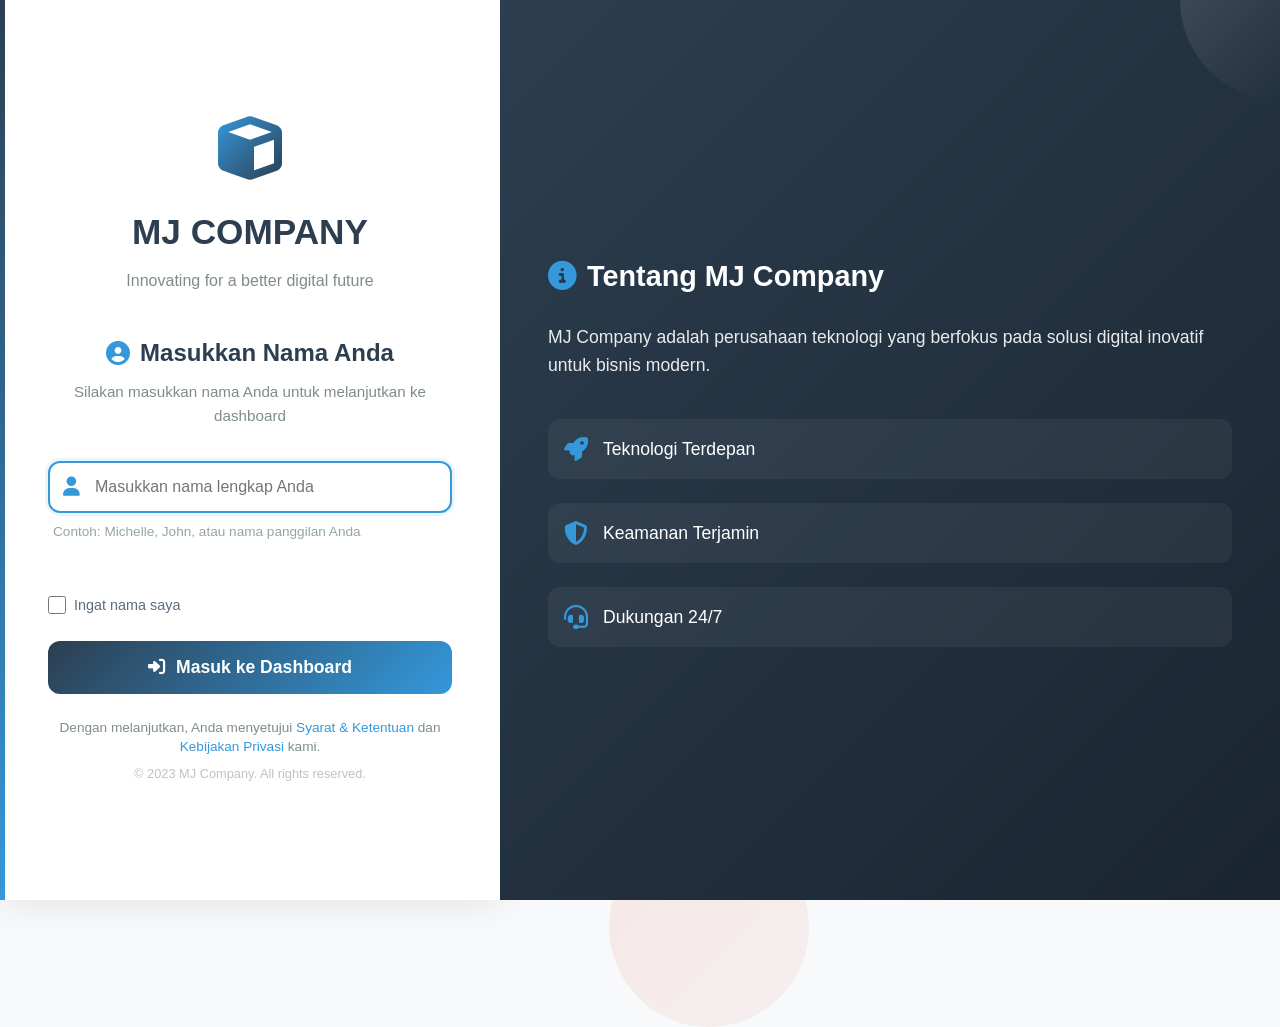
<file: index.html>
<!DOCTYPE html>
<html lang="id">
<head>
    <meta charset="UTF-8">
    <meta name="viewport" content="width=device-width, initial-scale=1.0">
    <title>MJ Company - Masuk</title>
    <link rel="stylesheet" href="https://cdnjs.cloudflare.com/ajax/libs/font-awesome/6.4.0/css/all.min.css">
    <link rel="stylesheet" href="css/style.css">
</head>
<body>
    <div class="login-container">
        <div class="login-background">
            <div class="floating-shapes">
                <div class="shape shape-1"></div>
                <div class="shape shape-2"></div>
                <div class="shape shape-3"></div>
                <div class="shape shape-4"></div>
            </div>
        </div>
        
        <div class="login-box">
            <div class="login-logo">
                <div class="logo-icon">
                    <div class="logo-animation">
                        <i class="fas fa-cube"></i>
                    </div>
                </div>
                <h1>MJ COMPANY</h1>
                <p class="tagline">Innovating for a better digital future</p>
            </div>
            
            <form id="loginForm" class="login-form">
                <div class="form-header">
                    <h2><i class="fas fa-user-circle"></i> Masukkan Nama Anda</h2>
                    <p>Silakan masukkan nama Anda untuk melanjutkan ke dashboard</p>
                </div>
                
                <div class="form-group">
                    <div class="input-with-icon">
                        <i class="fas fa-user"></i>
                        <input type="text" id="userName" placeholder="Masukkan nama lengkap Anda" required>
                    </div>
                    <div class="hint-text">Contoh: Michelle, John, atau nama panggilan Anda</div>
                    <div class="error-message" id="nameError"></div>
                </div>
                
                <div class="form-options">
                    <div class="checkbox-group">
                        <input type="checkbox" id="rememberName">
                        <label for="rememberName">Ingat nama saya</label>
                    </div>
                </div>
                
                <button type="submit" class="btn-login">
                    <i class="fas fa-sign-in-alt"></i> Masuk ke Dashboard
                </button>
                
                <div class="login-footer">
                    <p class="terms">
                        Dengan melanjutkan, Anda menyetujui <a href="#">Syarat & Ketentuan</a> dan <a href="#">Kebijakan Privasi</a> kami.
                    </p>
                    <p class="copyright">© 2023 MJ Company. All rights reserved.</p>
                </div>
            </form>
        </div>
        
        <div class="login-sidebar">
            <div class="sidebar-content">
                <h3><i class="fas fa-info-circle"></i> Tentang MJ Company</h3>
                <p>MJ Company adalah perusahaan teknologi yang berfokus pada solusi digital inovatif untuk bisnis modern.</p>
                
                <div class="features">
                    <div class="feature">
                        <i class="fas fa-rocket"></i>
                        <span>Teknologi Terdepan</span>
                    </div>
                    <div class="feature">
                        <i class="fas fa-shield-alt"></i>
                        <span>Keamanan Terjamin</span>
                    </div>
                    <div class="feature">
                        <i class="fas fa-headset"></i>
                        <span>Dukungan 24/7</span>
                    </div>
                </div>
            </div>
        </div>
    </div>

    <script src="js/script.js"></script>
</body>
</html>
</file>
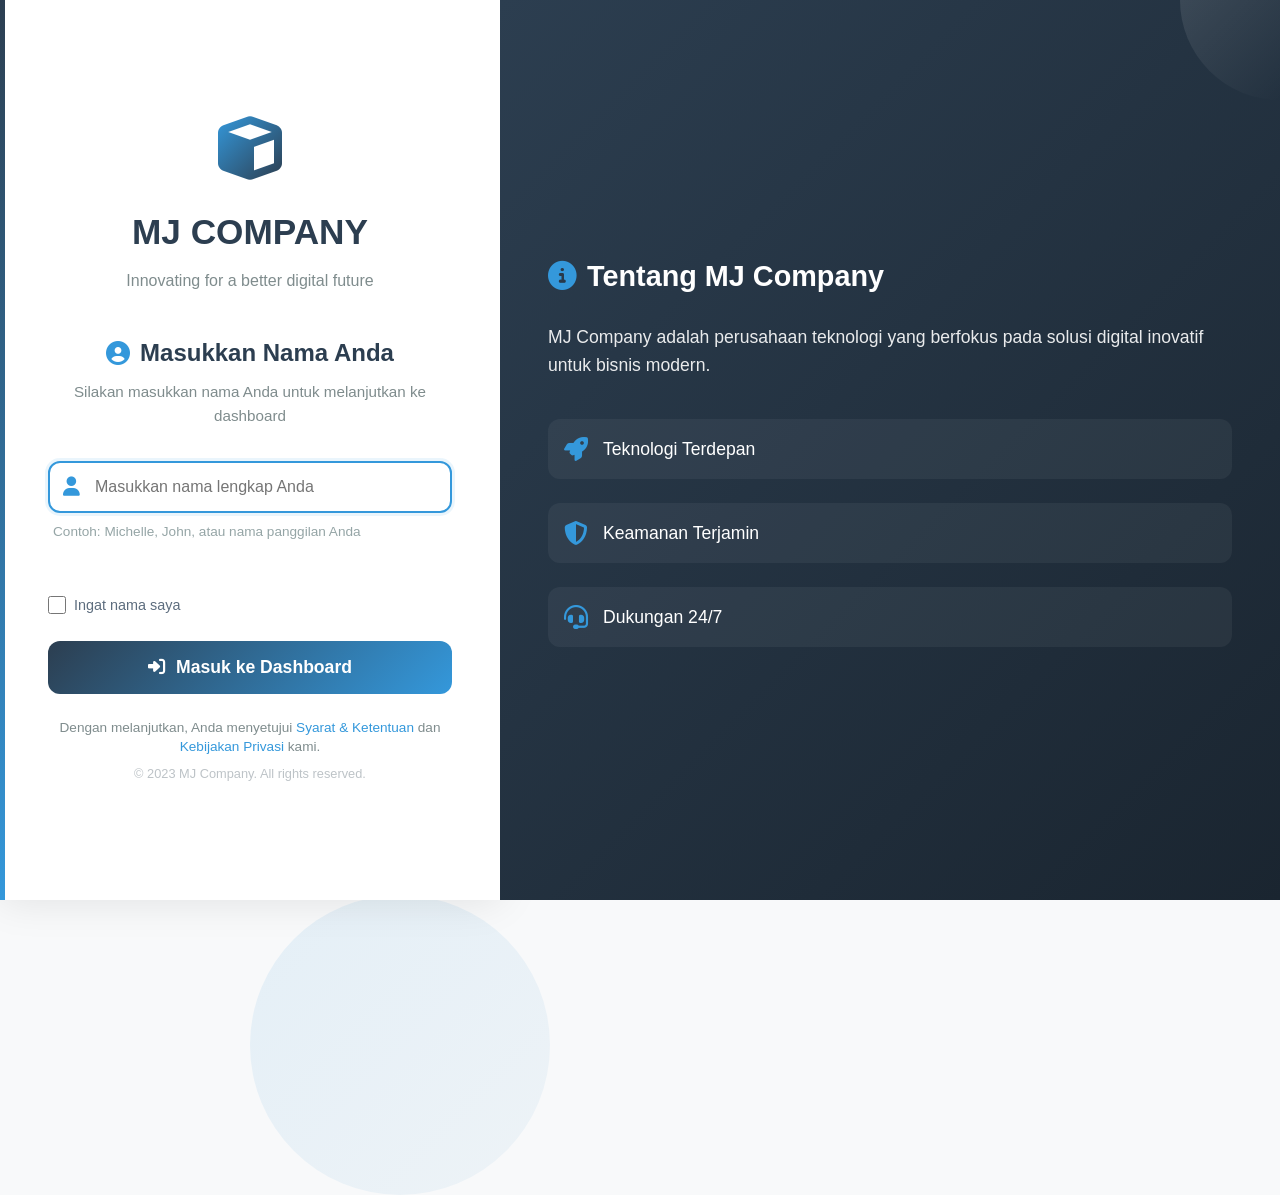
<file: profile.html>
<!DOCTYPE html>
<html lang="id">
<head>
    <meta charset="UTF-8">
    <meta name="viewport" content="width=device-width, initial-scale=1.0">
    <title>MJ Company - Profil Kami</title>
    <link rel="stylesheet" href="https://cdnjs.cloudflare.com/ajax/libs/font-awesome/6.4.0/css/all.min.css">
    <link rel="stylesheet" href="css/style.css">
</head>
<body>
    <header>
        <div class="header-container">
            <a href="welcome.html" class="logo">
                <i class="fas fa-cube"></i>
                <span>MJ Company</span>
            </a>
            <nav>
                <ul>
                    <li><a href="#" class="highlight" id="userWelcomeNav"></a></li>
                    <li><a href="welcome.html">Home</a></li>
                    <li><a href="profile.html" class="active">Profil Kami</a></li>
                    <li><a href="contact.html">Contact</a></li>
                    <li><a href="index.html" class="logout-btn"><i class="fas fa-sign-out-alt"></i> Keluar</a></li>
                </ul>
            </nav>
        </div>
    </header>

    <div class="profile-hero">
        <div class="hero-content">
            <h1>Profil MJ Company</h1>
            <p>Membangun Masa Depan Digital Bersama Anda</p>
        </div>
    </div>

    <div class="container">
        <!-- Tentang Perusahaan -->
        <section id="about" class="profile-section">
            <div class="about-card animate">
                <div class="about-header">
                    <i class="fas fa-building"></i>
                    <h2>Tentang Perusahaan</h2>
                </div>
                <div class="about-content">
                    <p>MJ Company didirikan pada tahun 2015 dengan visi untuk menghadirkan solusi teknologi inovatif yang mengubah cara bisnis beroperasi. Kami telah berkembang menjadi perusahaan teknologi terkemuka dengan lebih dari 200 karyawan dan klien di seluruh dunia.</p>
                    
                    <div class="stats">
                        <div class="stat-item">
                            <h3>8+</h3>
                            <p>Tahun Pengalaman</p>
                        </div>
                        <div class="stat-item">
                            <h3>200+</h3>
                            <p>Karyawan</p>
                        </div>
                        <div class="stat-item">
                            <h3>500+</h3>
                            <p>Klien</p>
                        </div>
                        <div class="stat-item">
                            <h3>50+</h3>
                            <p>Penghargaan</p>
                        </div>
                    </div>
                </div>
            </div>
        </section>

        <!-- Visi & Misi -->
        <section id="visi" class="profile-section">
            <div class="vision-mission">
                <div class="vision-card card animate delay-1">
                    <i class="fas fa-eye"></i>
                    <h3>Visi</h3>
                    <p>Menjadi perusahaan teknologi terdepan di Asia Tenggara yang memberikan solusi inovatif untuk meningkatkan produktivitas dan efisiensi bisnis pada tahun 2030.</p>
                </div>
                
                <div class="mission-card card animate delay-2">
                    <i class="fas fa-bullseye"></i>
                    <h3>Misi</h3>
                    <ul>
                        <li>Mengembangkan solusi teknologi yang user-friendly</li>
                        <li>Memberikan layanan berkualitas tinggi kepada klien</li>
                        <li>Menciptakan lingkungan kerja yang inovatif</li>
                        <li>Berkontribusi pada perkembangan teknologi nasional</li>
                        <li>Membangun kemitraan yang berkelanjutan</li>
                    </ul>
                </div>
            </div>
        </section>

        <!-- Tim Manajemen -->
        <section id="tim" class="profile-section">
            <h2 class="section-title">Tim Manajemen</h2>
            <div class="team-grid">
                <div class="team-card animate">
                    <div class="team-img">
                        <i class="fas fa-user-tie"></i>
                    </div>
                    <h3>Michelle Jayanata Wibawa</h3>
                    <p class="team-position">CEO & Founder</p>
                    <p class="team-desc">Pendiri MJ Company dengan pengalaman 15 tahun di industri teknologi.</p>
                </div>
                
                <div class="team-card animate delay-1">
                    <div class="team-img">
                        <i class="fas fa-user-tie"></i>
                    </div>
                    <h3>Surya Jayanata</h3>
                    <p class="team-position">CTO</p>
                    <p class="team-desc">Ahli teknologi dengan spesialisasi dalam AI dan machine learning.</p>
                </div>
                
                <div class="team-card animate delay-2">
                    <div class="team-img">
                        <i class="fas fa-user-tie"></i>
                    </div>
                    <h3>Regent Jayanata</h3>
                    <p class="team-position">COO</p>
                    <p class="team-desc">Mengelola operasional perusahaan dengan fokus pada efisiensi.</p>
                </div>
            </div>
        </section>

        <!-- Spanduk Foto -->
        <section class="profile-section">
            <div class="banner-card animate">
                <h2>Galeri Perusahaan</h2>
                <div class="banner-gallery">
                    <div class="gallery-item">
                        <i class="fas fa-laptop-code"></i>
                        <p>Kantor Modern</p>
                    </div>
                    <div class="gallery-item">
                        <i class="fas fa-users"></i>
                        <p>Tim Kerja</p>
                    </div>
                    <div class="gallery-item">
                        <i class="fas fa-award"></i>
                        <p>Penghargaan</p>
                    </div>
                    <div class="gallery-item">
                        <i class="fas fa-handshake"></i>
                        <p>Kerja Sama</p>
                    </div>
                </div>
            </div>
        </section>
    </div>

    <footer>
        <div class="footer-content">
            <div class="logo">
                <i class="fas fa-cube"></i>
                <span>MJ Company</span>
            </div>
            <p>Innovating for a better digital future</p>
            <div class="social-icons">
                <a href="#"><i class="fab fa-facebook-f"></i></a>
                <a href="#"><i class="fab fa-twitter"></i></a>
                <a href="#"><i class="fab fa-instagram"></i></a>
                <a href="#"><i class="fab fa-linkedin-in"></i></a>
            </div>
            <p>&copy; 2023 MJ Company. All rights reserved.</p>
        </div>
    </footer>

    <script src="js/script.js"></script>
</body>
</html>
</file>
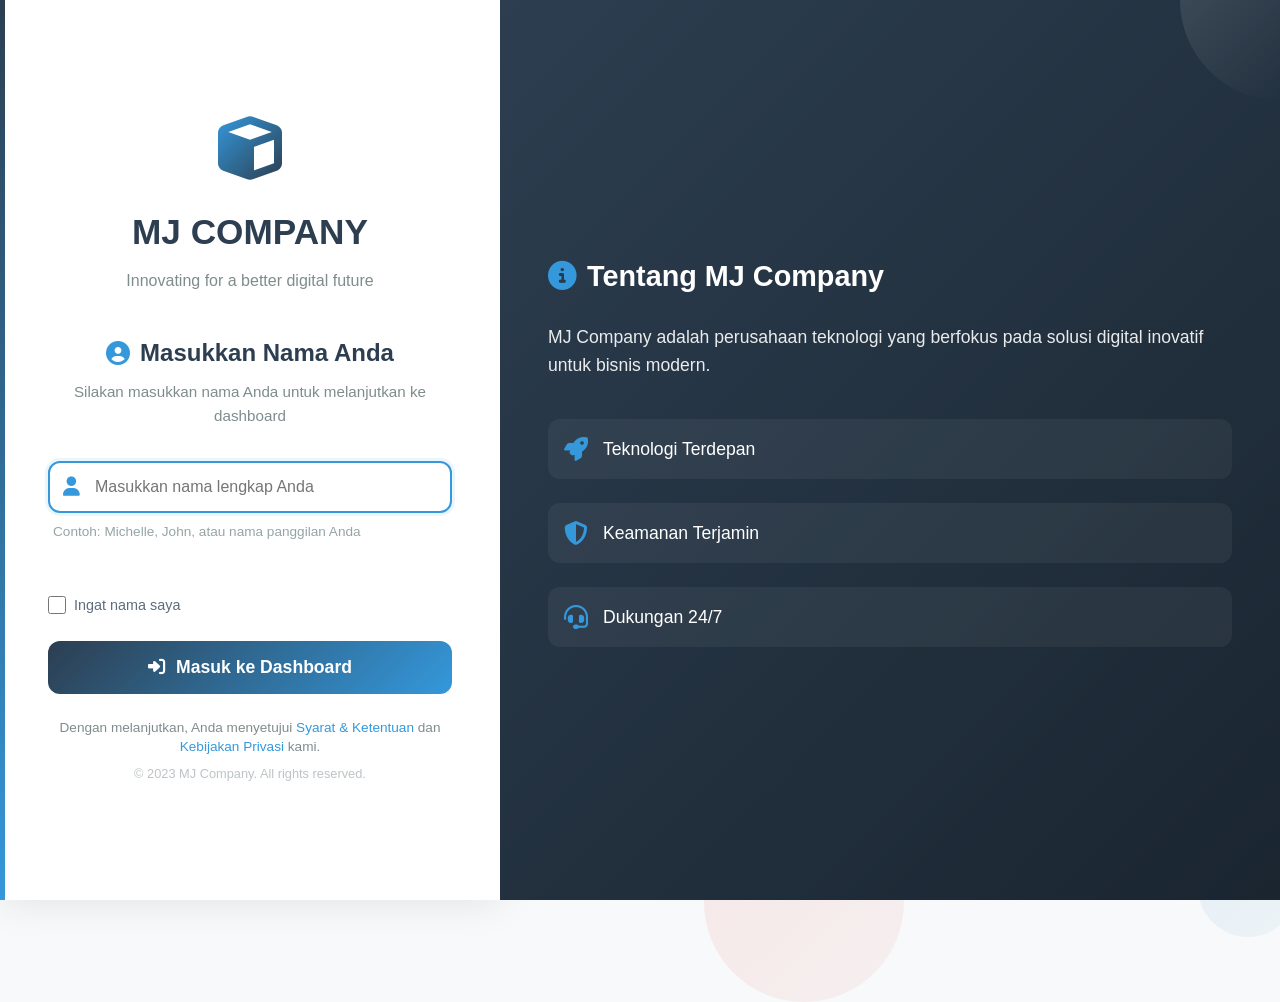
<file: welcome.html>
<!DOCTYPE html>
<html lang="id">
<head>
    <meta charset="UTF-8">
    <meta name="viewport" content="width=device-width, initial-scale=1.0">
    <title>MJ Company - Beranda</title>
    <link rel="stylesheet" href="https://cdnjs.cloudflare.com/ajax/libs/font-awesome/6.4.0/css/all.min.css">
    <link rel="stylesheet" href="css/style.css">
</head>
<body>
    <header>
        <div class="header-container">
            <a href="welcome.html" class="logo">
                <i class="fas fa-cube"></i>
                <span>MJ Company</span>
            </a>
            <nav>
                <ul>
                    <li><a href="#" class="highlight" id="userWelcome"></a></li>
                    <li><a href="welcome.html" class="active">Home</a></li>
                    <li><a href="profile.html">Profil Kami</a></li>
                    <li><a href="contact.html">Contact</a></li>
                    <li><a href="index.html" class="logout-btn"><i class="fas fa-sign-out-alt"></i> Keluar</a></li>
                </ul>
            </nav>
        </div>
    </header>

    <div class="container">
        <section class="welcome-section animate">
            <h1>Halo, <span class="welcome-name" id="userNameDisplay">Pengguna</span>!</h1>
            <p>Selamat datang di MJ Company. Kami adalah perusahaan inovatif yang berfokus pada solusi digital untuk bisnis modern. Mari jelajahi apa yang bisa kami tawarkan untuk Anda.</p>
            <a href="profile.html" class="btn">Pelajari Lebih Lanjut</a>
        </section>

        <div class="profile-section">
            <div class="card animate delay-1">
                <i class="fas fa-rocket"></i>
                <h3>Visi Kami</h3>
                <p>Menjadi pemimpin dalam penyediaan solusi teknologi yang mengubah cara bisnis beroperasi di era digital.</p>
                <a href="profile.html#visi" class="btn">Baca Selengkapnya</a>
            </div>

            <div class="card animate delay-2">
                <i class="fas fa-users"></i>
                <h3>Tim Profesional</h3>
                <p>Didukung oleh tim ahli yang berpengalaman dalam berbagai bidang teknologi dan bisnis untuk memberikan solusi terbaik.</p>
                <a href="profile.html#tim" class="btn">Lihat Tim Kami</a>
            </div>

            <div class="card animate delay-3">
                <i class="fas fa-handshake"></i>
                <h3>Hubungi Kami</h3>
                <p>Siap membantu Anda dalam mengembangkan bisnis dengan teknologi terkini. Jangan ragu untuk menghubungi kami.</p>
                <a href="contact.html" class="btn">Kontak Sekarang</a>
            </div>
        </div>
    </div>

    <footer>
        <div class="footer-content">
            <div class="logo">
                <i class="fas fa-cube"></i>
                <span>MJ Company</span>
            </div>
            <p>Innovating for a better digital future</p>
            <div class="social-icons">
                <a href="#"><i class="fab fa-facebook-f"></i></a>
                <a href="#"><i class="fab fa-twitter"></i></a>
                <a href="#"><i class="fab fa-instagram"></i></a>
                <a href="#"><i class="fab fa-linkedin-in"></i></a>
            </div>
            <p>&copy; 2023 MJ Company. All rights reserved.</p>
        </div>
    </footer>

    <script src="js/script.js"></script>
</body>
</html>
</file>
<file: css/style.css>
/* ================================
   RESET & VARIABLES
   ================================ */
:root {
    --primary-color: #2c3e50;
    --secondary-color: #3498db;
    --accent-color: #e74c3c;
    --light-color: #ecf0f1;
    --dark-color: #2c3e50;
    --shadow: 0 5px 15px rgba(0, 0, 0, 0.1);
    --gradient: linear-gradient(135deg, #2c3e50 0%, #3498db 100%);
    --border-radius: 12px;
    --transition: all 0.3s ease;
}

* {
    margin: 0;
    padding: 0;
    box-sizing: border-box;
    font-family: 'Segoe UI', Tahoma, Geneva, Verdana, sans-serif;
}

body {
    color: #333;
    line-height: 1.6;
    min-height: 100vh;
    background-color: #f8f9fa;
}

/* ================================
   UTILITIES
   ================================ */
.container {
    max-width: 1200px;
    margin: 0 auto;
    padding: 0 2rem;
}

.btn {
    display: inline-block;
    background-color: var(--secondary-color);
    color: white;
    padding: 0.8rem 1.5rem;
    border-radius: 8px;
    text-decoration: none;
    font-weight: 600;
    border: none;
    cursor: pointer;
    transition: var(--transition);
}

.btn:hover {
    background-color: #2980b9;
    transform: translateY(-2px);
}

.animate {
    animation: fadeIn 0.8s ease forwards;
}

.delay-1 { animation-delay: 0.2s; }
.delay-2 { animation-delay: 0.4s; }
.delay-3 { animation-delay: 0.6s; }

@keyframes fadeIn {
    from { opacity: 0; transform: translateY(20px); }
    to { opacity: 1; transform: translateY(0); }
}

/* ================================
   HEADER & NAVIGASI (UNTUK SEMUA HALAMAN)
   ================================ */
header {
    background: var(--gradient);
    color: white;
    padding: 1rem 2rem;
    box-shadow: var(--shadow);
    position: sticky;
    top: 0;
    z-index: 1000;
}

.header-container {
    display: flex;
    justify-content: space-between;
    align-items: center;
    max-width: 1200px;
    margin: 0 auto;
}

.logo {
    display: flex;
    align-items: center;
    gap: 10px;
    font-size: 1.8rem;
    font-weight: bold;
    text-decoration: none;
    color: white;
}

.logo i {
    color: #e74c3c;
    font-size: 2.2rem;
}

nav ul {
    display: flex;
    list-style: none;
    gap: 1.5rem;
}

nav a {
    color: white;
    text-decoration: none;
    font-weight: 600;
    padding: 0.5rem 1rem;
    border-radius: 5px;
    transition: var(--transition);
}

nav a:hover, nav a.active {
    background-color: rgba(255, 255, 255, 0.2);
    transform: translateY(-3px);
}

.highlight {
    background-color: var(--accent-color);
}

.highlight:hover {
    background-color: #c0392b;
}

.logout-btn {
    background-color: #e74c3c !important;
    margin-left: 10px;
}

.logout-btn:hover {
    background-color: #c0392b !important;
}

/* ================================
   FOOTER (UNTUK SEMUA HALAMAN)
   ================================ */
footer {
    background-color: var(--primary-color);
    color: white;
    padding: 2rem;
    text-align: center;
    margin-top: 3rem;
}

.footer-content {
    max-width: 1200px;
    margin: 0 auto;
    display: flex;
    flex-direction: column;
    align-items: center;
    gap: 1.5rem;
}

.social-icons {
    display: flex;
    gap: 1rem;
    margin: 1rem 0;
}

.social-icons a {
    display: inline-flex;
    align-items: center;
    justify-content: center;
    width: 40px;
    height: 40px;
    background-color: rgba(255, 255, 255, 0.1);
    border-radius: 50%;
    color: white;
    text-decoration: none;
    transition: var(--transition);
}

.social-icons a:hover {
    background-color: var(--secondary-color);
    transform: translateY(-5px);
}

/* ================================
   HALAMAN LOGIN (INDEX.HTML)
   ================================ */
.login-container {
    display: flex;
    min-height: 100vh;
    background: linear-gradient(135deg, #f5f7fa 0%, #e4e8f0 100%);
    position: relative;
}

.login-background {
    position: absolute;
    width: 100%;
    height: 100%;
    z-index: 1;
}

.floating-shapes {
    position: absolute;
    width: 100%;
    height: 100%;
}

.shape {
    position: absolute;
    border-radius: 50%;
    background: linear-gradient(135deg, rgba(52, 152, 219, 0.1) 0%, rgba(41, 128, 185, 0.05) 100%);
}

.shape-1 {
    width: 300px;
    height: 300px;
    top: -150px;
    right: -100px;
}

.shape-2 {
    width: 200px;
    height: 200px;
    bottom: 100px;
    left: -50px;
    background: linear-gradient(135deg, rgba(231, 76, 60, 0.1) 0%, rgba(192, 57, 43, 0.05) 100%);
}

.shape-3 {
    width: 150px;
    height: 150px;
    top: 50%;
    left: 10%;
    background: linear-gradient(135deg, rgba(46, 204, 113, 0.1) 0%, rgba(39, 174, 96, 0.05) 100%);
}

.shape-4 {
    width: 100px;
    height: 100px;
    bottom: 200px;
    right: 20%;
}

.login-box {
    flex: 1;
    max-width: 500px;
    background: white;
    padding: 3rem;
    z-index: 2;
    display: flex;
    flex-direction: column;
    justify-content: center;
    box-shadow: 0 0 40px rgba(0, 0, 0, 0.1);
    position: relative;
    overflow: hidden;
}

.login-box::before {
    content: '';
    position: absolute;
    top: 0;
    left: 0;
    width: 5px;
    height: 100%;
    background: var(--gradient);
}

.login-logo {
    text-align: center;
    margin-bottom: 2.5rem;
}

.logo-icon {
    margin-bottom: 1.5rem;
}

.logo-animation {
    display: inline-block;
    animation: float 3s ease-in-out infinite;
}

.logo-animation i {
    font-size: 4rem;
    color: var(--secondary-color);
    background: linear-gradient(135deg, var(--secondary-color), var(--primary-color));
    -webkit-background-clip: text;
    -webkit-text-fill-color: transparent;
    background-clip: text;
}

@keyframes float {
    0%, 100% { transform: translateY(0); }
    50% { transform: translateY(-10px); }
}

.login-logo h1 {
    color: var(--primary-color);
    font-size: 2.2rem;
    margin-bottom: 0.5rem;
    font-weight: 700;
}

.tagline {
    color: #7f8c8d;
    font-size: 1rem;
    font-weight: 400;
}

.form-header {
    margin-bottom: 2rem;
    text-align: center;
}

.form-header h2 {
    color: var(--primary-color);
    font-size: 1.5rem;
    margin-bottom: 0.5rem;
    display: flex;
    align-items: center;
    justify-content: center;
    gap: 10px;
}

.form-header h2 i {
    color: var(--secondary-color);
}

.form-header p {
    color: #7f8c8d;
    font-size: 0.95rem;
}

.login-form .form-group {
    margin-bottom: 1.5rem;
}

.input-with-icon {
    position: relative;
    display: flex;
    align-items: center;
    margin-bottom: 0.5rem;
}

.input-with-icon i {
    position: absolute;
    left: 15px;
    color: var(--secondary-color);
    font-size: 1.2rem;
}

.input-with-icon input {
    width: 100%;
    padding: 15px 15px 15px 45px;
    border: 2px solid #e1e5eb;
    border-radius: var(--border-radius);
    font-size: 1rem;
    transition: var(--transition);
    background: #f8f9fa;
}

.input-with-icon input:focus {
    border-color: var(--secondary-color);
    outline: none;
    box-shadow: 0 0 0 3px rgba(52, 152, 219, 0.1);
    background: white;
}

.hint-text {
    font-size: 0.85rem;
    color: #95a5a6;
    margin-bottom: 0.5rem;
    padding-left: 5px;
}

.error-message {
    color: var(--accent-color);
    font-size: 0.85rem;
    min-height: 1.2rem;
    padding-left: 5px;
}

.form-options {
    display: flex;
    justify-content: space-between;
    align-items: center;
    margin-bottom: 1.5rem;
}

.checkbox-group {
    display: flex;
    align-items: center;
    gap: 8px;
}

.checkbox-group input {
    width: 18px;
    height: 18px;
    cursor: pointer;
}

.checkbox-group label {
    color: #5d6d7e;
    font-size: 0.9rem;
    cursor: pointer;
}

.btn-login {
    width: 100%;
    padding: 16px;
    background: var(--gradient);
    color: white;
    border: none;
    border-radius: var(--border-radius);
    font-size: 1.1rem;
    font-weight: 600;
    cursor: pointer;
    transition: var(--transition);
    display: flex;
    align-items: center;
    justify-content: center;
    gap: 10px;
    margin-bottom: 1.5rem;
}

.btn-login:hover {
    transform: translateY(-2px);
    box-shadow: 0 5px 15px rgba(52, 152, 219, 0.3);
}

.login-footer {
    text-align: center;
    margin-top: 1rem;
}

.terms {
    color: #7f8c8d;
    font-size: 0.85rem;
    margin-bottom: 0.5rem;
    line-height: 1.4;
}

.terms a {
    color: var(--secondary-color);
    text-decoration: none;
}

.terms a:hover {
    text-decoration: underline;
}

.copyright {
    color: #bdc3c7;
    font-size: 0.8rem;
}

.login-sidebar {
    flex: 1;
    background: linear-gradient(135deg, var(--primary-color) 0%, #1a2530 100%);
    color: white;
    padding: 3rem;
    display: flex;
    flex-direction: column;
    justify-content: center;
    z-index: 2;
    position: relative;
    overflow: hidden;
}

.login-sidebar::before {
    content: '';
    position: absolute;
    top: 0;
    right: 0;
    width: 100px;
    height: 100px;
    background: linear-gradient(135deg, rgba(255, 255, 255, 0.1) 0%, rgba(255, 255, 255, 0) 100%);
    border-radius: 0 0 0 100%;
}

.sidebar-content h3 {
    font-size: 1.8rem;
    margin-bottom: 1.5rem;
    display: flex;
    align-items: center;
    gap: 10px;
}

.sidebar-content h3 i {
    color: var(--secondary-color);
}

.sidebar-content p {
    font-size: 1.1rem;
    line-height: 1.6;
    margin-bottom: 2.5rem;
    opacity: 0.9;
}

.features {
    display: flex;
    flex-direction: column;
    gap: 1.5rem;
}

.feature {
    display: flex;
    align-items: center;
    gap: 15px;
    padding: 1rem;
    background: rgba(255, 255, 255, 0.05);
    border-radius: var(--border-radius);
    transition: var(--transition);
}

.feature:hover {
    background: rgba(255, 255, 255, 0.1);
    transform: translateX(5px);
}

.feature i {
    font-size: 1.5rem;
    color: var(--secondary-color);
}

.feature span {
    font-size: 1.1rem;
    font-weight: 500;
}

/* ================================
   HALAMAN WELCOME (WELCOME.HTML)
   ================================ */
.welcome-section {
    background-color: white;
    border-radius: var(--border-radius);
    padding: 3rem;
    box-shadow: var(--shadow);
    margin: 2rem auto;
    text-align: center;
    position: relative;
    overflow: hidden;
    max-width: 1200px;
}

.welcome-section::before {
    content: "";
    position: absolute;
    top: 0;
    left: 0;
    width: 100%;
    height: 5px;
    background: var(--gradient);
}

.welcome-section h1 {
    font-size: 2.5rem;
    color: var(--primary-color);
    margin-bottom: 1rem;
}

.welcome-section p {
    font-size: 1.2rem;
    color: #666;
    max-width: 800px;
    margin: 0 auto 2rem;
}

.welcome-name {
    color: var(--secondary-color);
    font-weight: bold;
    font-size: 1.4em;
    animation: pulse 2s infinite;
    display: inline-block;
}

@keyframes pulse {
    0% { transform: scale(1); }
    50% { transform: scale(1.05); }
    100% { transform: scale(1); }
}

.profile-section {
    display: grid;
    grid-template-columns: repeat(auto-fit, minmax(300px, 1fr));
    gap: 2rem;
    margin-bottom: 2rem;
    max-width: 1200px;
    margin: 2rem auto;
}

.card {
    background-color: white;
    border-radius: var(--border-radius);
    padding: 2rem;
    box-shadow: var(--shadow);
    transition: var(--transition);
}

.card:hover {
    transform: translateY(-10px);
    box-shadow: 0 15px 30px rgba(0, 0, 0, 0.15);
}

.card i {
    font-size: 3rem;
    color: var(--secondary-color);
    margin-bottom: 1.5rem;
}

.card h3 {
    color: var(--primary-color);
    margin-bottom: 1rem;
    font-size: 1.5rem;
}

.card p {
    color: #666;
    margin-bottom: 1.5rem;
}

/* ================================
   HALAMAN PROFIL (PROFILE.HTML)
   ================================ */
.profile-hero {
    background: linear-gradient(rgba(44, 62, 80, 0.9), rgba(52, 152, 219, 0.9)), 
                url('https://images.unsplash.com/photo-1497366754035-f200968a6e72?ixlib=rb-1.2.1&auto=format&fit=crop&w=1600&q=80');
    background-size: cover;
    background-position: center;
    color: white;
    padding: 5rem 2rem;
    text-align: center;
    margin-bottom: 2rem;
}

.hero-content h1 {
    font-size: 3rem;
    margin-bottom: 1rem;
}

.hero-content p {
    font-size: 1.2rem;
    opacity: 0.9;
}

.about-card {
    background: white;
    border-radius: var(--border-radius);
    padding: 2rem;
    box-shadow: var(--shadow);
    margin-bottom: 2rem;
}

.about-header {
    display: flex;
    align-items: center;
    gap: 15px;
    margin-bottom: 2rem;
    color: var(--primary-color);
}

.about-header i {
    font-size: 2.5rem;
    color: var(--secondary-color);
}

.about-header h2 {
    font-size: 2rem;
}

.about-content p {
    font-size: 1.1rem;
    line-height: 1.8;
    margin-bottom: 2rem;
    color: #555;
}

.stats {
    display: grid;
    grid-template-columns: repeat(auto-fit, minmax(150px, 1fr));
    gap: 1.5rem;
    margin-top: 2rem;
}

.stat-item {
    text-align: center;
    padding: 1.5rem;
    background: var(--light-color);
    border-radius: var(--border-radius);
    transition: var(--transition);
}

.stat-item:hover {
    transform: translateY(-5px);
    background: var(--secondary-color);
    color: white;
}

.stat-item h3 {
    font-size: 2.5rem;
    color: var(--secondary-color);
    margin-bottom: 0.5rem;
}

.stat-item:hover h3 {
    color: white;
}

.stat-item p {
    font-size: 0.9rem;
    margin: 0;
    color: #666;
}

.stat-item:hover p {
    color: white;
}

.vision-mission {
    display: grid;
    grid-template-columns: repeat(auto-fit, minmax(300px, 1fr));
    gap: 2rem;
    margin-bottom: 3rem;
}

.vision-card, .mission-card {
    height: 100%;
}

.mission-card ul {
    list-style: none;
    padding-left: 0;
}

.mission-card li {
    padding: 0.5rem 0;
    padding-left: 1.5rem;
    position: relative;
}

.mission-card li:before {
    content: "✓";
    position: absolute;
    left: 0;
    color: var(--secondary-color);
    font-weight: bold;
}

.section-title {
    text-align: center;
    color: var(--primary-color);
    margin-bottom: 2rem;
    font-size: 2rem;
}

.team-grid {
    display: grid;
    grid-template-columns: repeat(auto-fit, minmax(250px, 1fr));
    gap: 2rem;
    margin-bottom: 3rem;
}

.team-card {
    text-align: center;
    padding: 2rem;
    background: white;
    border-radius: var(--border-radius);
    box-shadow: var(--shadow);
    transition: var(--transition);
}

.team-card:hover {
    transform: translateY(-10px);
}

.team-img {
    width: 100px;
    height: 100px;
    background: var(--light-color);
    border-radius: 50%;
    display: flex;
    align-items: center;
    justify-content: center;
    margin: 0 auto 1rem;
}

.team-img i {
    font-size: 3rem;
    color: var(--secondary-color);
}

.team-card h3 {
    color: var(--primary-color);
    margin-bottom: 0.5rem;
}

.team-position {
    color: var(--secondary-color);
    font-weight: 600;
    margin-bottom: 1rem;
}

.team-desc {
    color: #666;
    font-size: 0.9rem;
}

.banner-card {
    background: white;
    border-radius: var(--border-radius);
    padding: 2rem;
    box-shadow: var(--shadow);
    margin-bottom: 2rem;
}

.banner-card h2 {
    color: var(--primary-color);
    text-align: center;
    margin-bottom: 2rem;
    font-size: 2rem;
}

.banner-gallery {
    display: grid;
    grid-template-columns: repeat(auto-fit, minmax(200px, 1fr));
    gap: 1.5rem;
}

.gallery-item {
    text-align: center;
    padding: 2rem;
    background: var(--light-color);
    border-radius: var(--border-radius);
    transition: var(--transition);
}

.gallery-item:hover {
    background: var(--secondary-color);
    transform: translateY(-5px);
    color: white;
}

.gallery-item i {
    font-size: 3rem;
    margin-bottom: 1rem;
    color: var(--secondary-color);
}

.gallery-item:hover i {
    color: white;
}

.gallery-item p {
    font-weight: 600;
}

/* Contact Page */
.contact-hero {
    background: linear-gradient(rgba(44, 62, 80, 0.9), rgba(52, 152, 219, 0.9)), 
                url('https://images.unsplash.com/photo-1552664730-d307ca884978?ixlib=rb-1.2.1&auto=format&fit=crop&w=1600&q=80');
    background-size: cover;
    background-position: center;
    color: white;
    padding: 4rem 2rem;
    text-align: center;
    margin-bottom: 2rem;
}

.contact-hero h1 {
    font-size: 2.5rem;
    margin-bottom: 1rem;
}

.contact-hero p {
    font-size: 1.2rem;
    opacity: 0.9;
}

.contact-container {
    display: grid;
    grid-template-columns: 1fr 1.5fr;
    gap: 3rem;
    margin-bottom: 3rem;
}

.contact-info {
    background: white;
    border-radius: var(--border-radius);
    padding: 2rem;
    box-shadow: var(--shadow);
    height: fit-content;
}

.contact-info h2 {
    color: var(--primary-color);
    margin-bottom: 1.5rem;
    display: flex;
    align-items: center;
    gap: 10px;
}

.contact-info h2 i {
    color: var(--secondary-color);
}

.info-item {
    display: flex;
    gap: 1rem;
    margin-bottom: 1.5rem;
    padding-bottom: 1.5rem;
    border-bottom: 1px solid #eee;
}

.info-item:last-child {
    border-bottom: none;
    margin-bottom: 0;
    padding-bottom: 0;
}

.info-item i {
    color: var(--secondary-color);
    font-size: 1.2rem;
    margin-top: 5px;
}

.info-item h3 {
    color: var(--primary-color);
    margin-bottom: 0.5rem;
    font-size: 1rem;
}

.info-item p {
    color: #666;
    line-height: 1.5;
}

.map-placeholder {
    margin-top: 2rem;
    padding-top: 2rem;
    border-top: 1px solid #eee;
    text-align: center;
}

.map-placeholder i {
    font-size: 3rem;
    color: var(--secondary-color);
    margin-bottom: 1rem;
}

.map-placeholder p {
    font-weight: 600;
    margin-bottom: 1rem;
    color: var(--primary-color);
}

.map-frame {
    background: var(--light-color);
    border-radius: var(--border-radius);
    padding: 2rem;
    height: 200px;
    display: flex;
    align-items: center;
    justify-content: center;
}

.map-frame p {
    color: #666;
    font-weight: normal;
}

.map-frame i {
    font-size: 2rem;
    margin-right: 10px;
}

.contact-form {
    background: white;
    border-radius: var(--border-radius);
    padding: 2rem;
    box-shadow: var(--shadow);
}

.contact-form h2 {
    color: var(--primary-color);
    margin-bottom: 1.5rem;
    display: flex;
    align-items: center;
    gap: 10px;
}

.contact-form h2 i {
    color: var(--secondary-color);
}

.contact-form .form-group {
    margin-bottom: 1.5rem;
}

.contact-form label {
    display: block;
    margin-bottom: 0.5rem;
    color: var(--primary-color);
    font-weight: 600;
}

.contact-form input,
.contact-form select,
.contact-form textarea {
    width: 100%;
    padding: 0.8rem 1rem;
    border: 2px solid #e1e5eb;
    border-radius: 8px;
    font-size: 1rem;
    transition: var(--transition);
}

.contact-form input:focus,
.contact-form select:focus,
.contact-form textarea:focus {
    border-color: var(--secondary-color);
    outline: none;
    box-shadow: 0 0 0 3px rgba(52, 152, 219, 0.1);
}

.contact-form textarea {
    resize: vertical;
    min-height: 120px;
}

.form-result {
    margin-top: 1.5rem;
    padding: 1rem;
    border-radius: var(--border-radius);
    background: var(--light-color);
    display: none;
}

.form-result.success {
    display: block;
    background: #d4edda;
    color: #155724;
    border: 1px solid #c3e6cb;
}

.form-result.error {
    display: block;
    background: #f8d7da;
    color: #721c24;
    border: 1px solid #f5c6cb;
}

.faq-section {
    background: white;
    border-radius: var(--border-radius);
    padding: 2rem;
    box-shadow: var(--shadow);
    margin-bottom: 2rem;
}

.faq-section h2 {
    color: var(--primary-color);
    margin-bottom: 1.5rem;
    display: flex;
    align-items: center;
    gap: 10px;
}

.faq-section h2 i {
    color: var(--secondary-color);
}

.faq-item {
    border: 1px solid #e1e5eb;
    border-radius: 8px;
    margin-bottom: 1rem;
    overflow: hidden;
}

.faq-question {
    padding: 1rem 1.5rem;
    background: var(--light-color);
    display: flex;
    justify-content: space-between;
    align-items: center;
    cursor: pointer;
    transition: var(--transition);
}

.faq-question:hover {
    background: #e3f2fd;
}

.faq-question span {
    font-weight: 600;
    color: var(--primary-color);
}

.faq-question i {
    color: var(--secondary-color);
    transition: var(--transition);
}

.faq-question.active i {
    transform: rotate(180deg);
}

.faq-answer {
    padding: 0;
    max-height: 0;
    overflow: hidden;
    transition: all 0.3s ease;
}

.faq-answer.open {
    padding: 1rem 1.5rem;
    max-height: 500px;
}

.faq-answer p {
    color: #666;
    line-height: 1.6;
}

/* ================================
   RESPONSIF (UNTUK SEMUA HALAMAN)
   ================================ */
@media (max-width: 992px) {
    .header-container {
        flex-direction: column;
        gap: 1rem;
    }
    
    nav ul {
        flex-wrap: wrap;
        justify-content: center;
    }
    
    .welcome-section {
        padding: 2rem 1rem;
    }
    
    .welcome-section h1 {
        font-size: 2rem;
    }
    
    /* Login responsif */
    .login-container {
        flex-direction: column;
    }
    
    .login-box {
        max-width: 100%;
        padding: 2rem;
    }
    
    .login-sidebar {
        display: none;
    }
    
    .shape-1, .shape-2, .shape-3, .shape-4 {
        display: none;
    }
    
    /* Contact responsif */
    .contact-container {
        grid-template-columns: 1fr;
    }
    
    .profile-hero {
        padding: 3rem 1rem;
    }
    
    .hero-content h1 {
        font-size: 2rem;
    }
}

@media (max-width: 768px) {
    .container {
        padding: 0 1rem;
    }
    
    .stats {
        grid-template-columns: repeat(2, 1fr);
    }
    
    .banner-gallery {
        grid-template-columns: repeat(2, 1fr);
    }
    
    .vision-mission {
        grid-template-columns: 1fr;
    }
    
    .team-grid {
        grid-template-columns: 1fr;
    }
    
    .profile-section {
        grid-template-columns: 1fr;
    }
    
    .contact-info,
    .contact-form {
        padding: 1.5rem;
    }
    
    .contact-hero {
        padding: 3rem 1rem;
    }
    
    .contact-hero h1 {
        font-size: 2rem;
    }
}

@media (max-width: 480px) {
    .login-box {
        padding: 1.5rem;
    }
    
    .login-logo h1 {
        font-size: 1.8rem;
    }
    
    .logo-animation i {
        font-size: 3rem;
    }
    
    .form-header h2 {
        font-size: 1.3rem;
    }
    
    nav ul {
        gap: 0.5rem;
    }
    
    nav a {
        padding: 0.5rem;
        font-size: 0.9rem;
    }
    
    .stats {
        grid-template-columns: 1fr;
    }
    
    .banner-gallery {
        grid-template-columns: 1fr;
    }
}
</file>
